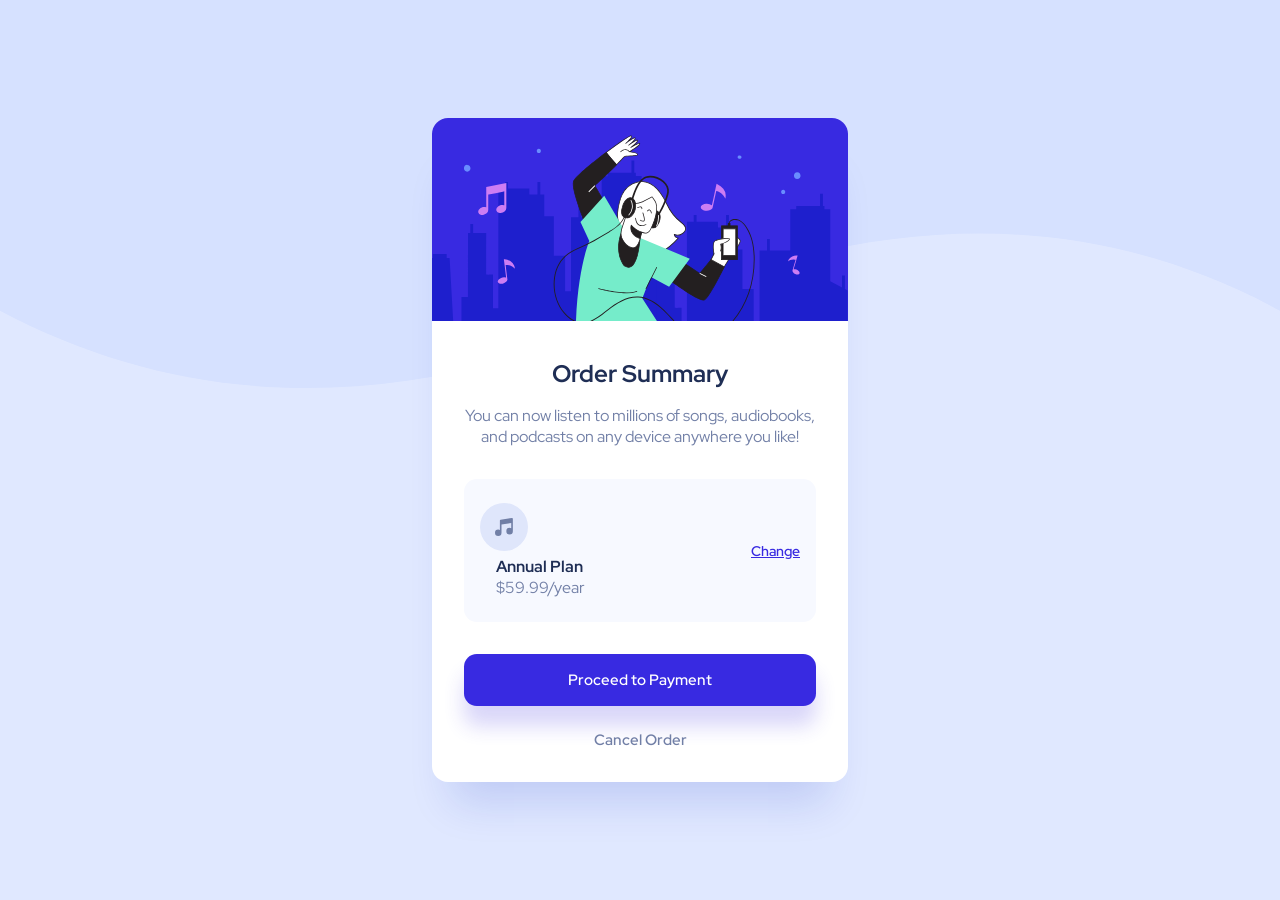
<file: index.html>
<!DOCTYPE html>
<html lang="en">
<head>
  <meta charset="UTF-8">
  <meta name="viewport" content="width=device-width, initial-scale=1.0"> <!-- displays site properly based on user's device -->

  <link rel="icon" type="image/png" sizes="32x32" href="./images/favicon-32x32.png">
  <link rel="preconnect" href="https://fonts.googleapis.com">
  <link rel="preconnect" href="https://fonts.gstatic.com" crossorigin>
  <link href="https://fonts.googleapis.com/css2?family=Dosis&family=Red+Hat+Display:wght@400;500;700&display=swap" rel="stylesheet">
  <link rel="stylesheet" href="css/style.css">
  
  <title>Frontend Mentor | Order summary card</title>

  <!-- Feel free to remove these styles or customise in your own stylesheet 👍 -->

</head>
<body>

  <main>
      <img src="images//illustration-hero.svg" alt="Hero Illustration">

      <section>
        <h1>Order Summary</h1>
        <span class="descrição" >You can now listen to millions of songs, audiobooks, and podcasts on any 
          device anywhere you like!
        </span>
        <div class="informations">
          <div class="music-prices">
            <img src="images/icon-music.svg" alt="Music icon">
            <div class="price">
              <strong>Annual Plan</strong>
              <span>$59.99/year</span>
            </div>
          </div>
          <a href="#">Change</a>
        </div>
        <button>Proceed to Payment</button>
        <a href="#" id="cancel-order">Cancel Order</a>
      </section>
  </main>

</body>
</html>
</file>
<file: css/style.css>
* {
    margin: 0;
    padding: 0;
    box-sizing: border-box;
    font-family: 'Red Hat Display', sans-serif;
  }
  
  html {
    background: #E0E8FF;
  }
  
  body {
    background: url('../images/pattern-background-desktop.svg');
    background-size: 100%;
    background-repeat: no-repeat;
    width: 100%;
    height: 100vh;
    padding: 1rem;
    display: flex;
    align-items: center;
    justify-content: center;
  }
  
  main {
    background: #FFF;
    max-width: 416px;
    border-radius: 1rem;
    box-shadow: 0px 40px 40px -20px rgba(13, 48, 189, 0.151826);
  }
  
  section {
    display: flex;
    align-items: center;
    flex-direction: column;
  
    padding: 0 2rem;
    height: 100%;
    width: 100%;
  }
  
  main h1 {
    font-size: 1.5rem;
    margin-top: 2rem;
    margin-bottom: 1rem;
    color: #1F2E55;
  }
  
  main span {
    text-align: center;
    color: #717FA6;
  }
  
  main strong {
    color: #1F2E55;
  }
  
  main img {
    border-radius: 1rem 1rem 0 0;
    width: 100%;
  }
  
  main .informations {
    display: flex;
    align-items: center;
    justify-content: space-between;
    margin: 2rem 0;
    background: #F7F9FF;
    padding: 1.5rem 1rem;
    width: 100%;
    border-radius: 0.8rem;
  }
  
  main .informations .music-price {
    display: flex;
    align-items: center;
  }
  
  main .informations .price {
    display: flex;
    flex-direction: column;
    margin-left: 1rem;
  }
  
  main .informations a {
    color: #382AE1;
    font-weight: 600;
    font-size: 90%;
    transition: all 0.3s;
  }
  
  main .informations a:hover {
    color: #766CF1;
    text-decoration: none;
  }
  
  main .informations img {
    width: 3rem;
    height: 3rem;
  }
  
  main button {
    cursor: pointer;
    padding: 1rem 0;
    width: 100%;
    background: #382AE1;
    box-shadow: 0px 20px 20px rgba(56, 42, 225, 0.190291);
    border-radius: 0.8rem;
    border: none;
    color: #FFF;
    font-weight: 600;
    font-size: 95%;
    margin-bottom: 1.5rem;
    transition: background 0.3s;
  }
  
  main button:hover {
    background: #766CF1;
  }
  
  #cancel-order {
    text-decoration: none;
    color: #717FA6;
    font-weight: 600;
    font-size: 0.95rem;
    margin-bottom: 2rem;
    transition: color 0.3s;
  }
  
  #cancel-order:hover {
    color: #1F2E55;
  }
  
  @media screen and (max-width: 650px) {
    body {
      background: url('../images/pattern-background-mobile.svg');
      background-size: 100%;
      background-repeat: no-repeat;
    }
  }
  
  @media screen and (max-width: 980px) {
    section {
      padding: 0 3rem;
    }
  }
</file>
